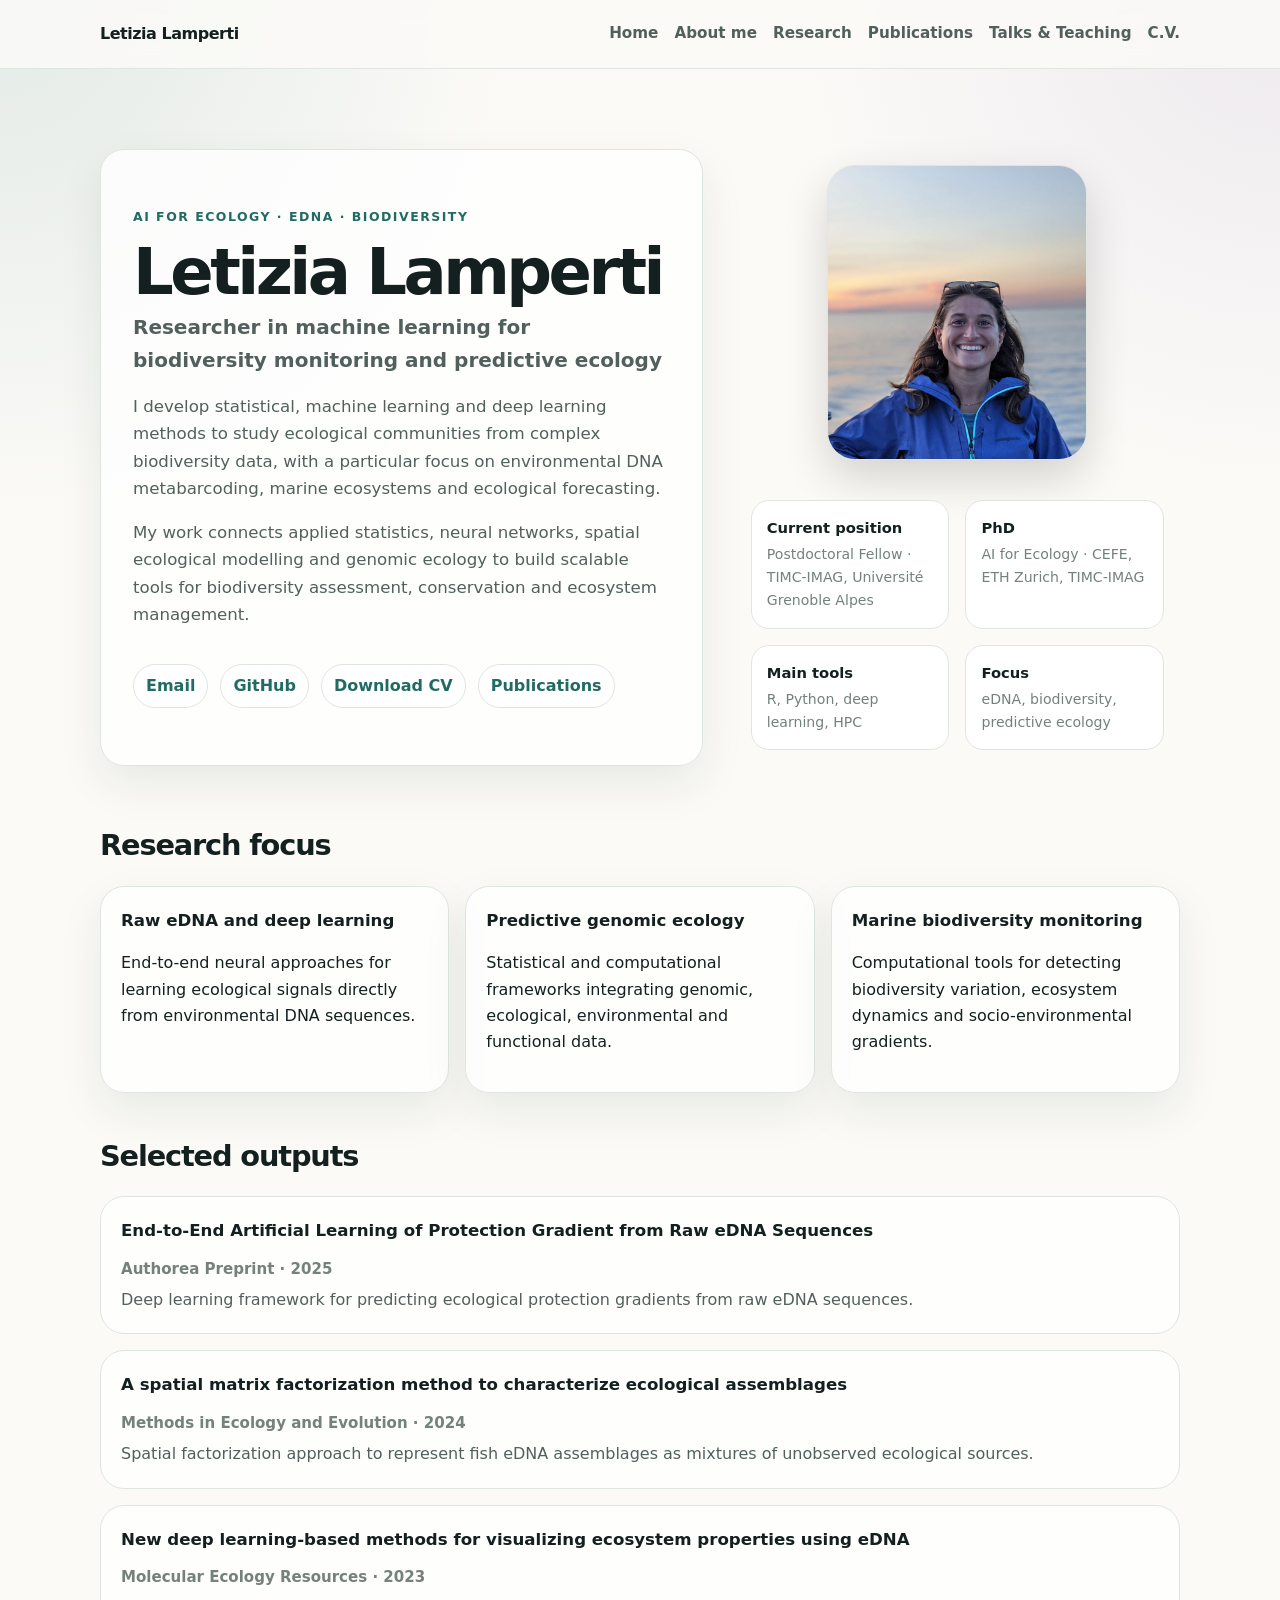
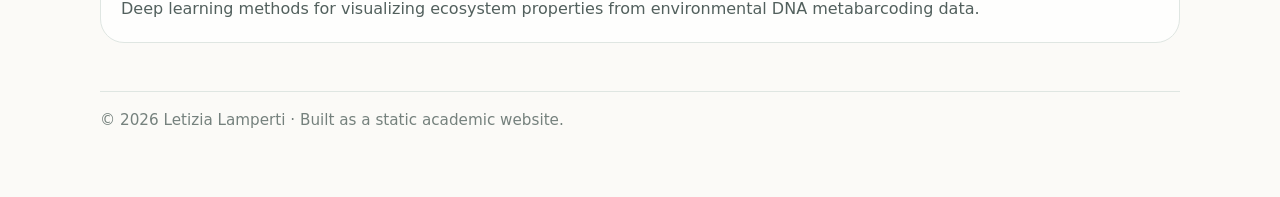
<file: index.html>
<!DOCTYPE html>
<html lang="en">
<head>
  <meta charset="UTF-8" />
  <meta name="viewport" content="width=device-width, initial-scale=1.0" />
  <title>Letizia Lamperti</title>
  <meta name="description" content="Letizia Lamperti — Machine learning and deep learning for biodiversity monitoring, eDNA metabarcoding and predictive ecology." />
  <link rel="manifest" href="site.webmanifest" />
  <link rel="stylesheet" href="styles.css" />
</head>
<body>
  <header>
    <div class="wrap nav">
      <a class="brand" href="./">Letizia Lamperti</a>
      <nav class="menu" aria-label="Main navigation">
        <a href="./">Home</a>
        <a href="about/">About me</a>
        <a href="research/">Research</a>
        <a href="publication/">Publications</a>
        <a href="outreach/">Talks & Teaching</a>
        <a href="cv/">C.V.</a>
      </nav>
    </div>
  </header>

  <main class="wrap">
    <section id="home" class="hero">
      <div class="hero-panel">
        <div class="kicker">AI for ecology · eDNA · biodiversity</div>
        <h1>Letizia Lamperti</h1>
        <p class="subtitle">Researcher in machine learning for biodiversity monitoring and predictive ecology</p>
        <p class="lead">
          I develop statistical, machine learning and deep learning methods to study ecological communities from complex biodiversity data, with a particular focus on environmental DNA metabarcoding, marine ecosystems and ecological forecasting.
        </p>
        <p class="lead">
          My work connects applied statistics, neural networks, spatial ecological modelling and genomic ecology to build scalable tools for biodiversity assessment, conservation and ecosystem management.
        </p>
        <ul class="socials">
          <li><a href="mailto:le.lamperti@gmail.com">Email</a></li>
          <li><a href="https://github.com/letizialamperti" target="_blank" rel="noopener noreferrer">GitHub</a></li>
          <li><a href="cv/CV_Lamperti_Letizia.pdf" target="_blank" rel="noopener noreferrer">Download CV</a></li>
          <li><a href="publication/">Publications</a></li>
        </ul>
      </div>

     <aside class="profile-card">
  <div class="portrait">
    <img src="img/foto_leti.png" alt="Portrait of Letizia Lamperti" class="portrait-img">
  </div>

  <div class="profile-facts">
    <div class="fact"><strong>Current position</strong><span>Postdoctoral Fellow · TIMC-IMAG, Université Grenoble Alpes</span></div>
    <div class="fact"><strong>PhD</strong><span>AI for Ecology · CEFE, ETH Zurich, TIMC-IMAG</span></div>
    <div class="fact"><strong>Main tools</strong><span>R, Python, deep learning, HPC</span></div>
    <div class="fact"><strong>Focus</strong><span>eDNA, biodiversity, predictive ecology</span></div>
  </div>
</aside>
</section>

    <section>
      <h2>Research focus</h2>
      <div class="grid-3">
        <div class="card">
          <h3>Raw eDNA and deep learning</h3>
          <p>End-to-end neural approaches for learning ecological signals directly from environmental DNA sequences.</p>
        </div>
        <div class="card">
          <h3>Predictive genomic ecology</h3>
          <p>Statistical and computational frameworks integrating genomic, ecological, environmental and functional data.</p>
        </div>
        <div class="card">
          <h3>Marine biodiversity monitoring</h3>
          <p>Computational tools for detecting biodiversity variation, ecosystem dynamics and socio-environmental gradients.</p>
        </div>
      </div>
    </section>

    <section>
      <h2>Selected outputs</h2>
      <div class="pub-grid">
        <article class="pub-card">
          <h3>End-to-End Artificial Learning of Protection Gradient from Raw eDNA Sequences</h3>
          <div class="pub-meta">Authorea Preprint · 2025</div>
          <p>Deep learning framework for predicting ecological protection gradients from raw eDNA sequences.</p>
        </article>
        <article class="pub-card">
          <h3>A spatial matrix factorization method to characterize ecological assemblages</h3>
          <div class="pub-meta">Methods in Ecology and Evolution · 2024</div>
          <p>Spatial factorization approach to represent fish eDNA assemblages as mixtures of unobserved ecological sources.</p>
        </article>
        <article class="pub-card">
          <h3>New deep learning-based methods for visualizing ecosystem properties using eDNA</h3>
          <div class="pub-meta">Molecular Ecology Resources · 2023</div>
          <p>Deep learning methods for visualizing ecosystem properties from environmental DNA metabarcoding data.</p>
        </article>
      </div>
    </section>

    <footer class="footer">© <span id="year"></span> Letizia Lamperti · Built as a static academic website.</footer>
  </main>
  <script src="js/main.js"></script>
</body>
</html>
</file>
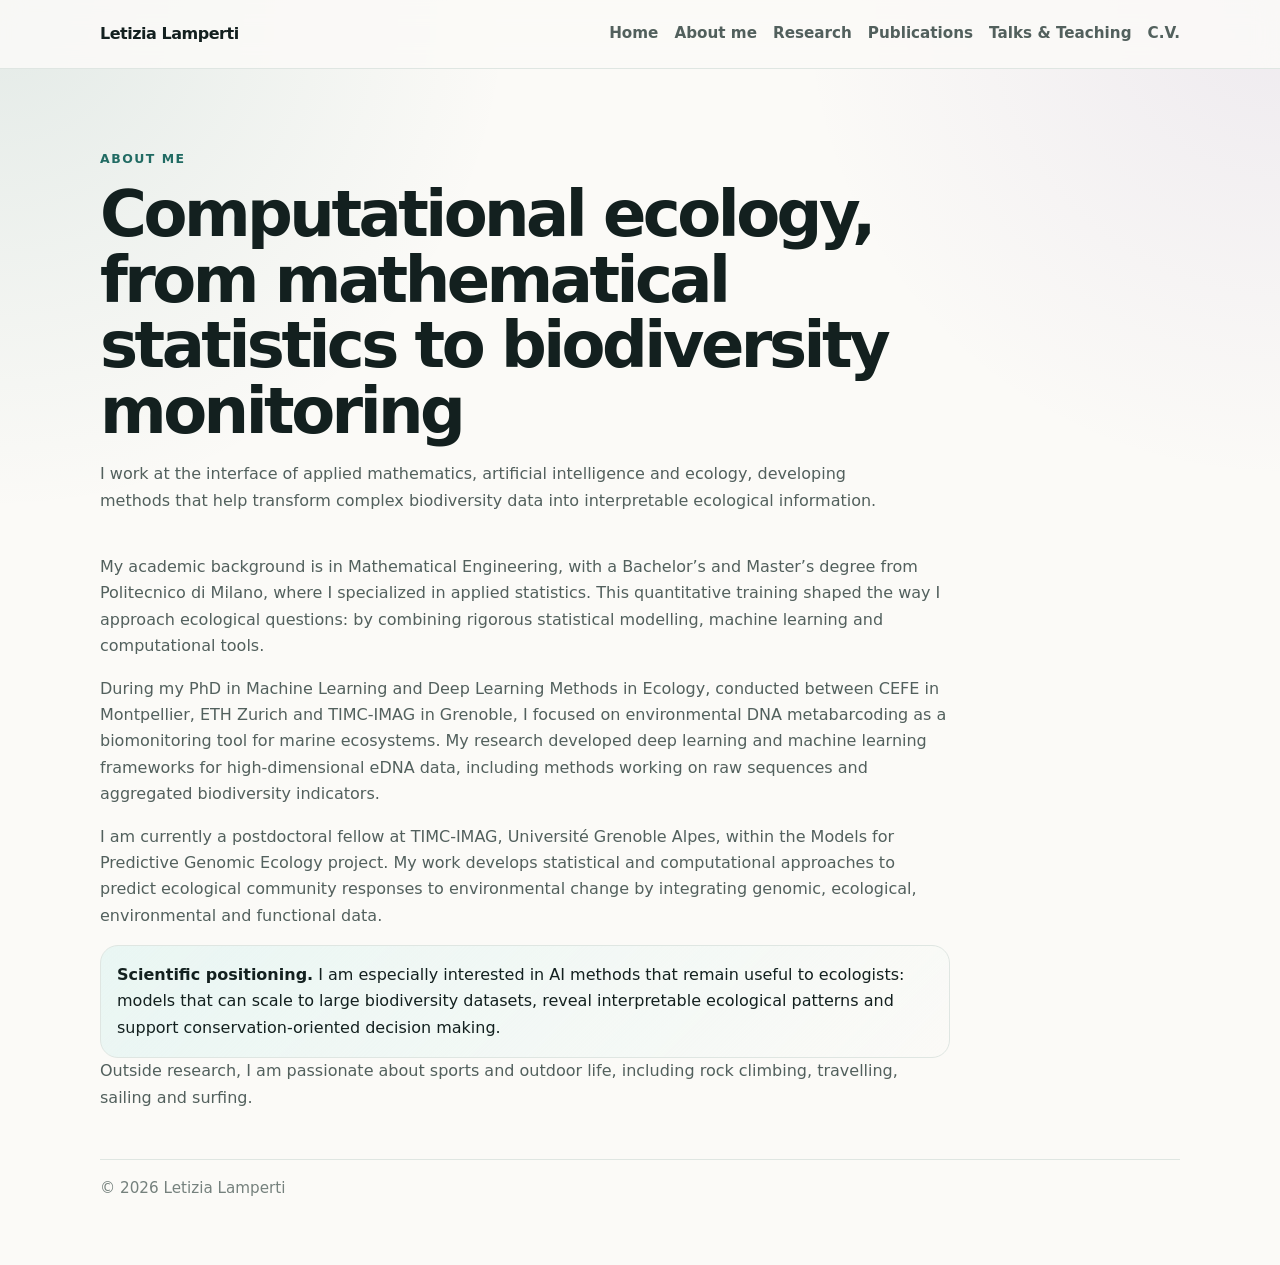
<file: about/index.html>
<!DOCTYPE html>
<html lang="en">
<head>
  <meta charset="UTF-8" />
  <meta name="viewport" content="width=device-width, initial-scale=1.0" />
  <title>About me · Letizia Lamperti</title>
  <link rel="stylesheet" href="../styles.css" />
</head>
<body>
<header><div class="wrap nav"><a class="brand" href="../">Letizia Lamperti</a><nav class="menu"><a href="../">Home</a><a href="./">About me</a><a href="../research/">Research</a><a href="../publication/">Publications</a><a href="../outreach/">Talks & Teaching</a><a href="../cv/">C.V.</a></nav></div></header>
<main class="wrap">
  <section class="page-hero">
    <div class="kicker">About me</div>
    <h1>Computational ecology, from mathematical statistics to biodiversity monitoring</h1>
    <p>I work at the interface of applied mathematics, artificial intelligence and ecology, developing methods that help transform complex biodiversity data into interpretable ecological information.</p>
  </section>
  <section class="about-copy">
    <p>My academic background is in Mathematical Engineering, with a Bachelor’s and Master’s degree from Politecnico di Milano, where I specialized in applied statistics. This quantitative training shaped the way I approach ecological questions: by combining rigorous statistical modelling, machine learning and computational tools.</p>
    <p>During my PhD in Machine Learning and Deep Learning Methods in Ecology, conducted between CEFE in Montpellier, ETH Zurich and TIMC-IMAG in Grenoble, I focused on environmental DNA metabarcoding as a biomonitoring tool for marine ecosystems. My research developed deep learning and machine learning frameworks for high-dimensional eDNA data, including methods working on raw sequences and aggregated biodiversity indicators.</p>
    <p>I am currently a postdoctoral fellow at TIMC-IMAG, Université Grenoble Alpes, within the Models for Predictive Genomic Ecology project. My work develops statistical and computational approaches to predict ecological community responses to environmental change by integrating genomic, ecological, environmental and functional data.</p>
    <div class="highlight">
      <strong>Scientific positioning.</strong> I am especially interested in AI methods that remain useful to ecologists: models that can scale to large biodiversity datasets, reveal interpretable ecological patterns and support conservation-oriented decision making.
    </div>
    <p>Outside research, I am passionate about sports and outdoor life, including rock climbing, travelling, sailing and surfing.</p>
  </section>
  <footer class="footer">© <span id="year"></span> Letizia Lamperti</footer>
</main>
<script src="../js/main.js"></script>
</body>
</html>
</file>
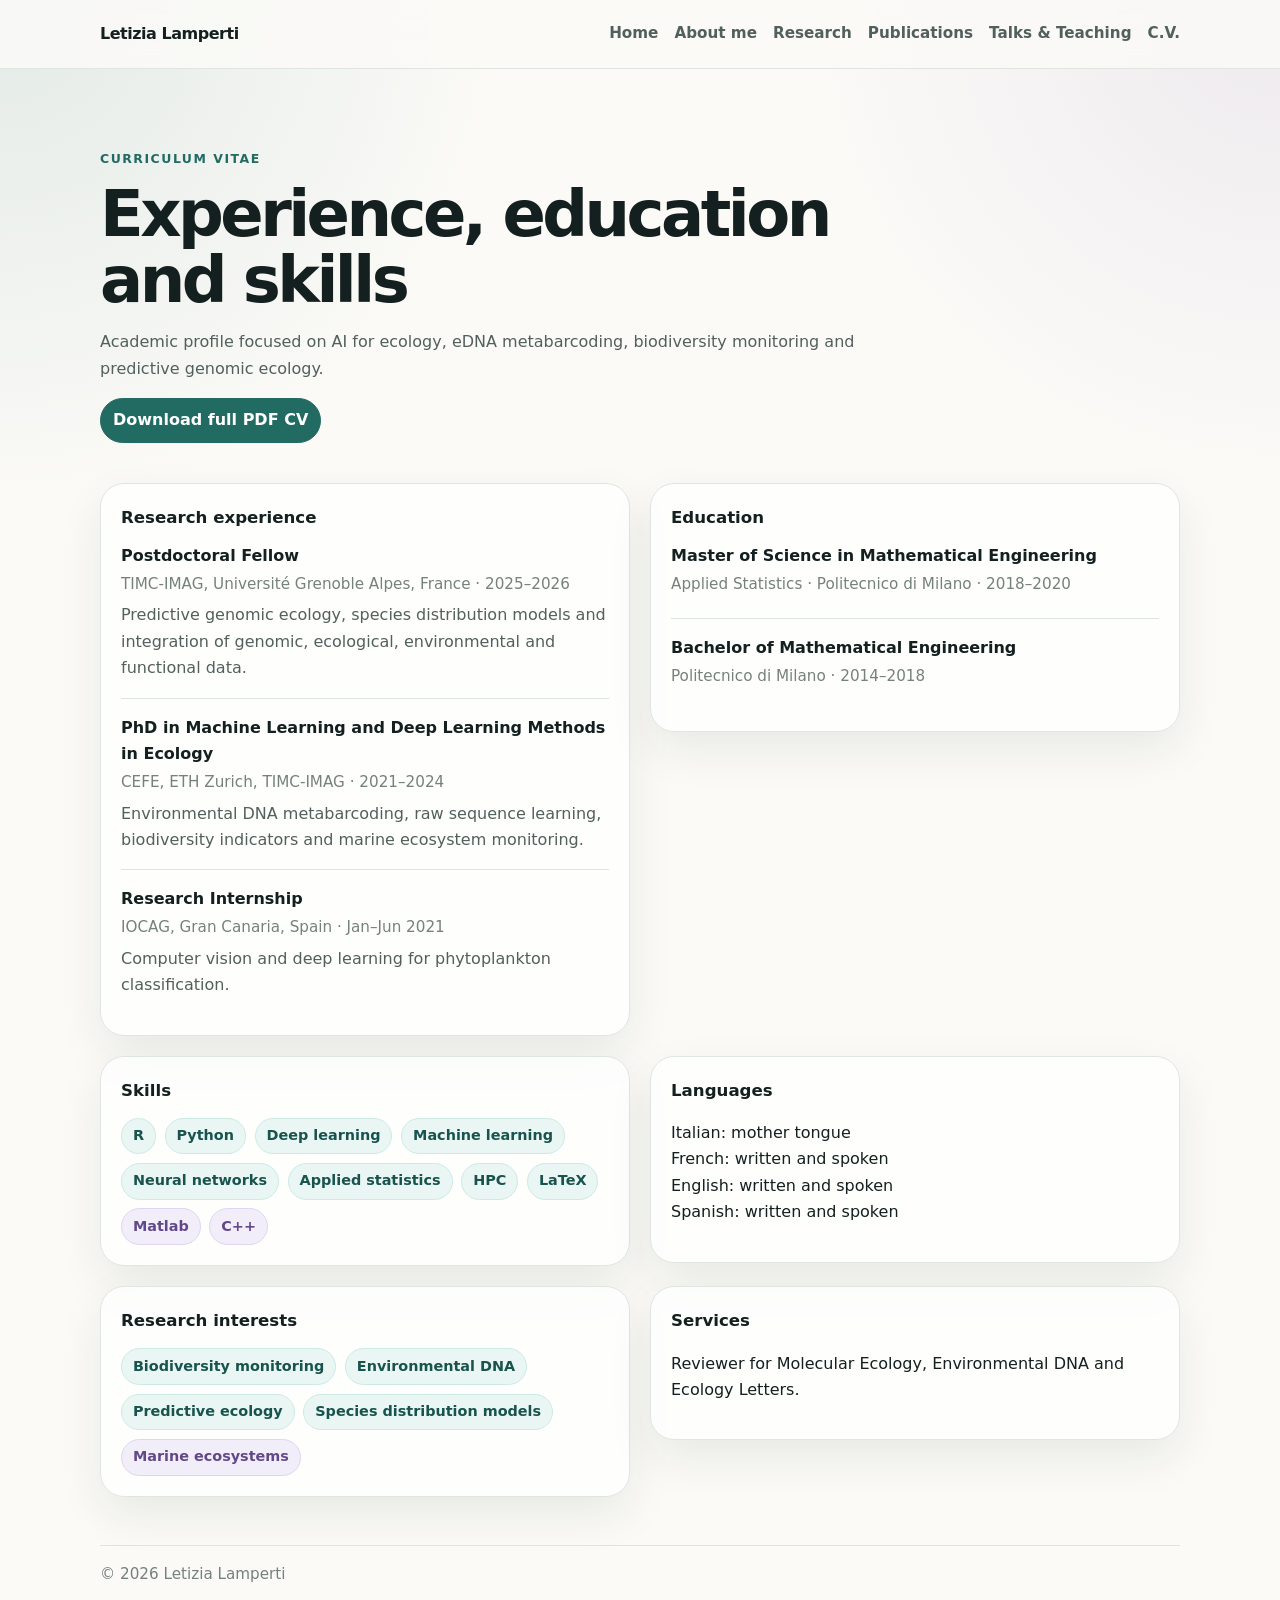
<file: cv/index.html>
<!DOCTYPE html>
<html lang="en">
<head>
  <meta charset="UTF-8" />
  <meta name="viewport" content="width=device-width, initial-scale=1.0" />
  <title>C.V. · Letizia Lamperti</title>
  <link rel="stylesheet" href="../styles.css" />
</head>
<body>
<header><div class="wrap nav"><a class="brand" href="../">Letizia Lamperti</a><nav class="menu"><a href="../">Home</a><a href="../about/">About me</a><a href="../research/">Research</a><a href="../publication/">Publications</a><a href="../outreach/">Talks & Teaching</a><a href="./">C.V.</a></nav></div></header>
<main class="wrap">
  <section class="page-hero">
    <div class="kicker">Curriculum vitae</div>
    <h1>Experience, education and skills</h1>
    <p>Academic profile focused on AI for ecology, eDNA metabarcoding, biodiversity monitoring and predictive genomic ecology.</p>
    <p><a class="button-link primary" href="CV_Lamperti_Letizia.pdf" target="_blank" rel="noopener noreferrer">Download full PDF CV</a></p>
  </section>
  <section class="cv-grid">
    <div class="card timeline">
      <h3>Research experience</h3>
      <div class="entry"><div class="entry-title">Postdoctoral Fellow</div><div class="entry-meta">TIMC-IMAG, Université Grenoble Alpes, France · 2025–2026</div><p>Predictive genomic ecology, species distribution models and integration of genomic, ecological, environmental and functional data.</p></div>
      <div class="entry"><div class="entry-title">PhD in Machine Learning and Deep Learning Methods in Ecology</div><div class="entry-meta">CEFE, ETH Zurich, TIMC-IMAG · 2021–2024</div><p>Environmental DNA metabarcoding, raw sequence learning, biodiversity indicators and marine ecosystem monitoring.</p></div>
      <div class="entry"><div class="entry-title">Research Internship</div><div class="entry-meta">IOCAG, Gran Canaria, Spain · Jan–Jun 2021</div><p>Computer vision and deep learning for phytoplankton classification.</p></div>
    </div>
    <div class="card timeline">
      <h3>Education</h3>
      <div class="entry"><div class="entry-title">Master of Science in Mathematical Engineering</div><div class="entry-meta">Applied Statistics · Politecnico di Milano · 2018–2020</div></div>
      <div class="entry"><div class="entry-title">Bachelor of Mathematical Engineering</div><div class="entry-meta">Politecnico di Milano · 2014–2018</div></div>
    </div>
    <div class="card">
      <h3>Skills</h3>
      <div class="pill-row"><span class="pill">R</span><span class="pill">Python</span><span class="pill">Deep learning</span><span class="pill">Machine learning</span><span class="pill">Neural networks</span><span class="pill">Applied statistics</span><span class="pill">HPC</span><span class="pill">LaTeX</span><span class="pill alt">Matlab</span><span class="pill alt">C++</span></div>
    </div>
    <div class="card">
      <h3>Languages</h3>
      <p>Italian: mother tongue<br>French: written and spoken<br>English: written and spoken<br>Spanish: written and spoken</p>
    </div>
    <div class="card">
      <h3>Research interests</h3>
      <div class="pill-row"><span class="pill">Biodiversity monitoring</span><span class="pill">Environmental DNA</span><span class="pill">Predictive ecology</span><span class="pill">Species distribution models</span><span class="pill alt">Marine ecosystems</span></div>
    </div>
    <div class="card">
      <h3>Services</h3>
      <p>Reviewer for Molecular Ecology, Environmental DNA and Ecology Letters.</p>
    </div>
  </section>
  <footer class="footer">© <span id="year"></span> Letizia Lamperti</footer>
</main>
<script src="../js/main.js"></script>
</body>
</html>
</file>
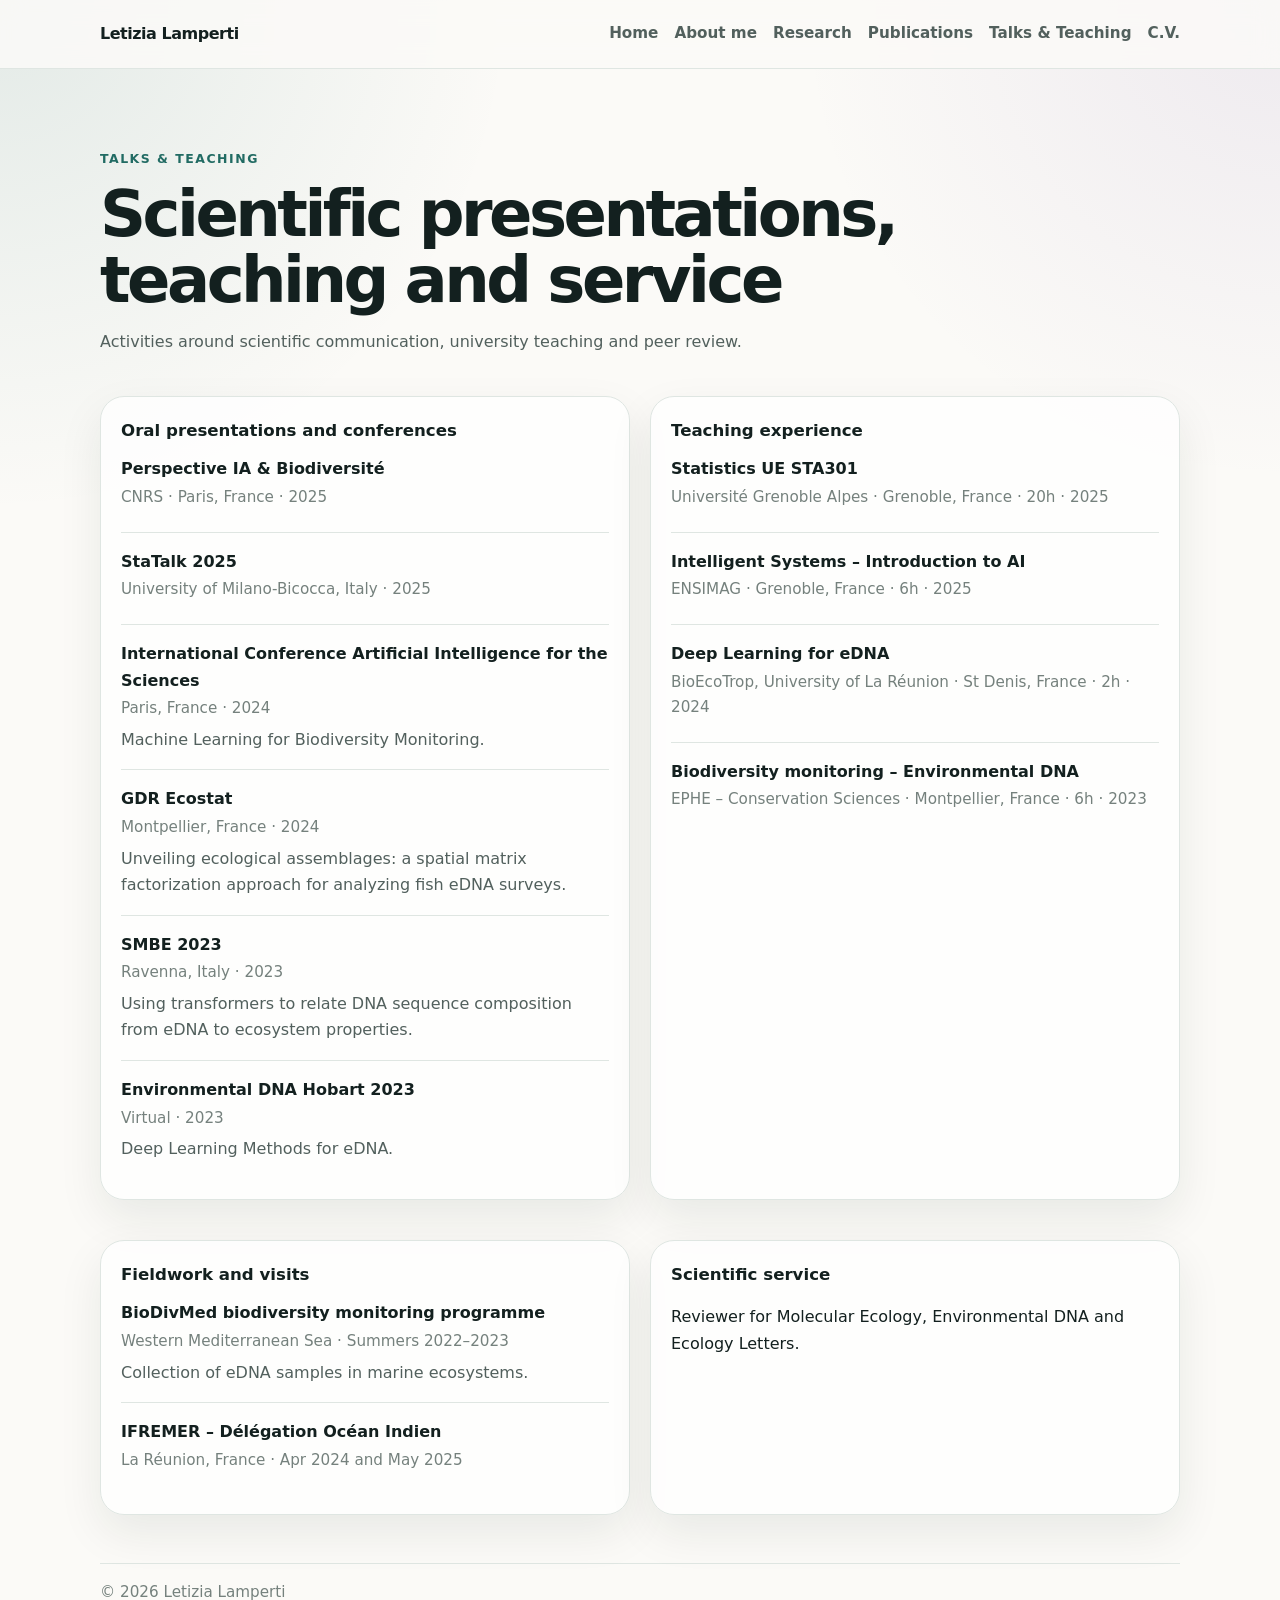
<file: outreach/index.html>
<!DOCTYPE html>
<html lang="en">
<head>
  <meta charset="UTF-8" />
  <meta name="viewport" content="width=device-width, initial-scale=1.0" />
  <title>Talks & Teaching · Letizia Lamperti</title>
  <link rel="stylesheet" href="../styles.css" />
</head>
<body>
<header><div class="wrap nav"><a class="brand" href="../">Letizia Lamperti</a><nav class="menu"><a href="../">Home</a><a href="../about/">About me</a><a href="../research/">Research</a><a href="../publication/">Publications</a><a href="./">Talks & Teaching</a><a href="../cv/">C.V.</a></nav></div></header>
<main class="wrap">
  <section class="page-hero">
    <div class="kicker">Talks & Teaching</div>
    <h1>Scientific presentations, teaching and service</h1>
    <p>Activities around scientific communication, university teaching and peer review.</p>
  </section>
  <section class="grid-2">
    <div class="card timeline">
      <h3>Oral presentations and conferences</h3>
      <div class="entry"><div class="entry-title">Perspective IA & Biodiversité</div><div class="entry-meta">CNRS · Paris, France · 2025</div></div>
      <div class="entry"><div class="entry-title">StaTalk 2025</div><div class="entry-meta">University of Milano-Bicocca, Italy · 2025</div></div>
      <div class="entry"><div class="entry-title">International Conference Artificial Intelligence for the Sciences</div><div class="entry-meta">Paris, France · 2024</div><p>Machine Learning for Biodiversity Monitoring.</p></div>
      <div class="entry"><div class="entry-title">GDR Ecostat</div><div class="entry-meta">Montpellier, France · 2024</div><p>Unveiling ecological assemblages: a spatial matrix factorization approach for analyzing fish eDNA surveys.</p></div>
      <div class="entry"><div class="entry-title">SMBE 2023</div><div class="entry-meta">Ravenna, Italy · 2023</div><p>Using transformers to relate DNA sequence composition from eDNA to ecosystem properties.</p></div>
      <div class="entry"><div class="entry-title">Environmental DNA Hobart 2023</div><div class="entry-meta">Virtual · 2023</div><p>Deep Learning Methods for eDNA.</p></div>
    </div>
    <div class="card timeline">
      <h3>Teaching experience</h3>
      <div class="entry"><div class="entry-title">Statistics UE STA301</div><div class="entry-meta">Université Grenoble Alpes · Grenoble, France · 20h · 2025</div></div>
      <div class="entry"><div class="entry-title">Intelligent Systems – Introduction to AI</div><div class="entry-meta">ENSIMAG · Grenoble, France · 6h · 2025</div></div>
      <div class="entry"><div class="entry-title">Deep Learning for eDNA</div><div class="entry-meta">BioEcoTrop, University of La Réunion · St Denis, France · 2h · 2024</div></div>
      <div class="entry"><div class="entry-title">Biodiversity monitoring – Environmental DNA</div><div class="entry-meta">EPHE – Conservation Sciences · Montpellier, France · 6h · 2023</div></div>
    </div>
  </section>
  <section class="grid-2">
    <div class="card">
      <h3>Fieldwork and visits</h3>
      <div class="entry"><div class="entry-title">BioDivMed biodiversity monitoring programme</div><div class="entry-meta">Western Mediterranean Sea · Summers 2022–2023</div><p>Collection of eDNA samples in marine ecosystems.</p></div>
      <div class="entry"><div class="entry-title">IFREMER – Délégation Océan Indien</div><div class="entry-meta">La Réunion, France · Apr 2024 and May 2025</div></div>
    </div>
    <div class="card">
      <h3>Scientific service</h3>
      <p>Reviewer for Molecular Ecology, Environmental DNA and Ecology Letters.</p>
    </div>
  </section>
  <footer class="footer">© <span id="year"></span> Letizia Lamperti</footer>
</main>
<script src="../js/main.js"></script>
</body>
</html>
</file>
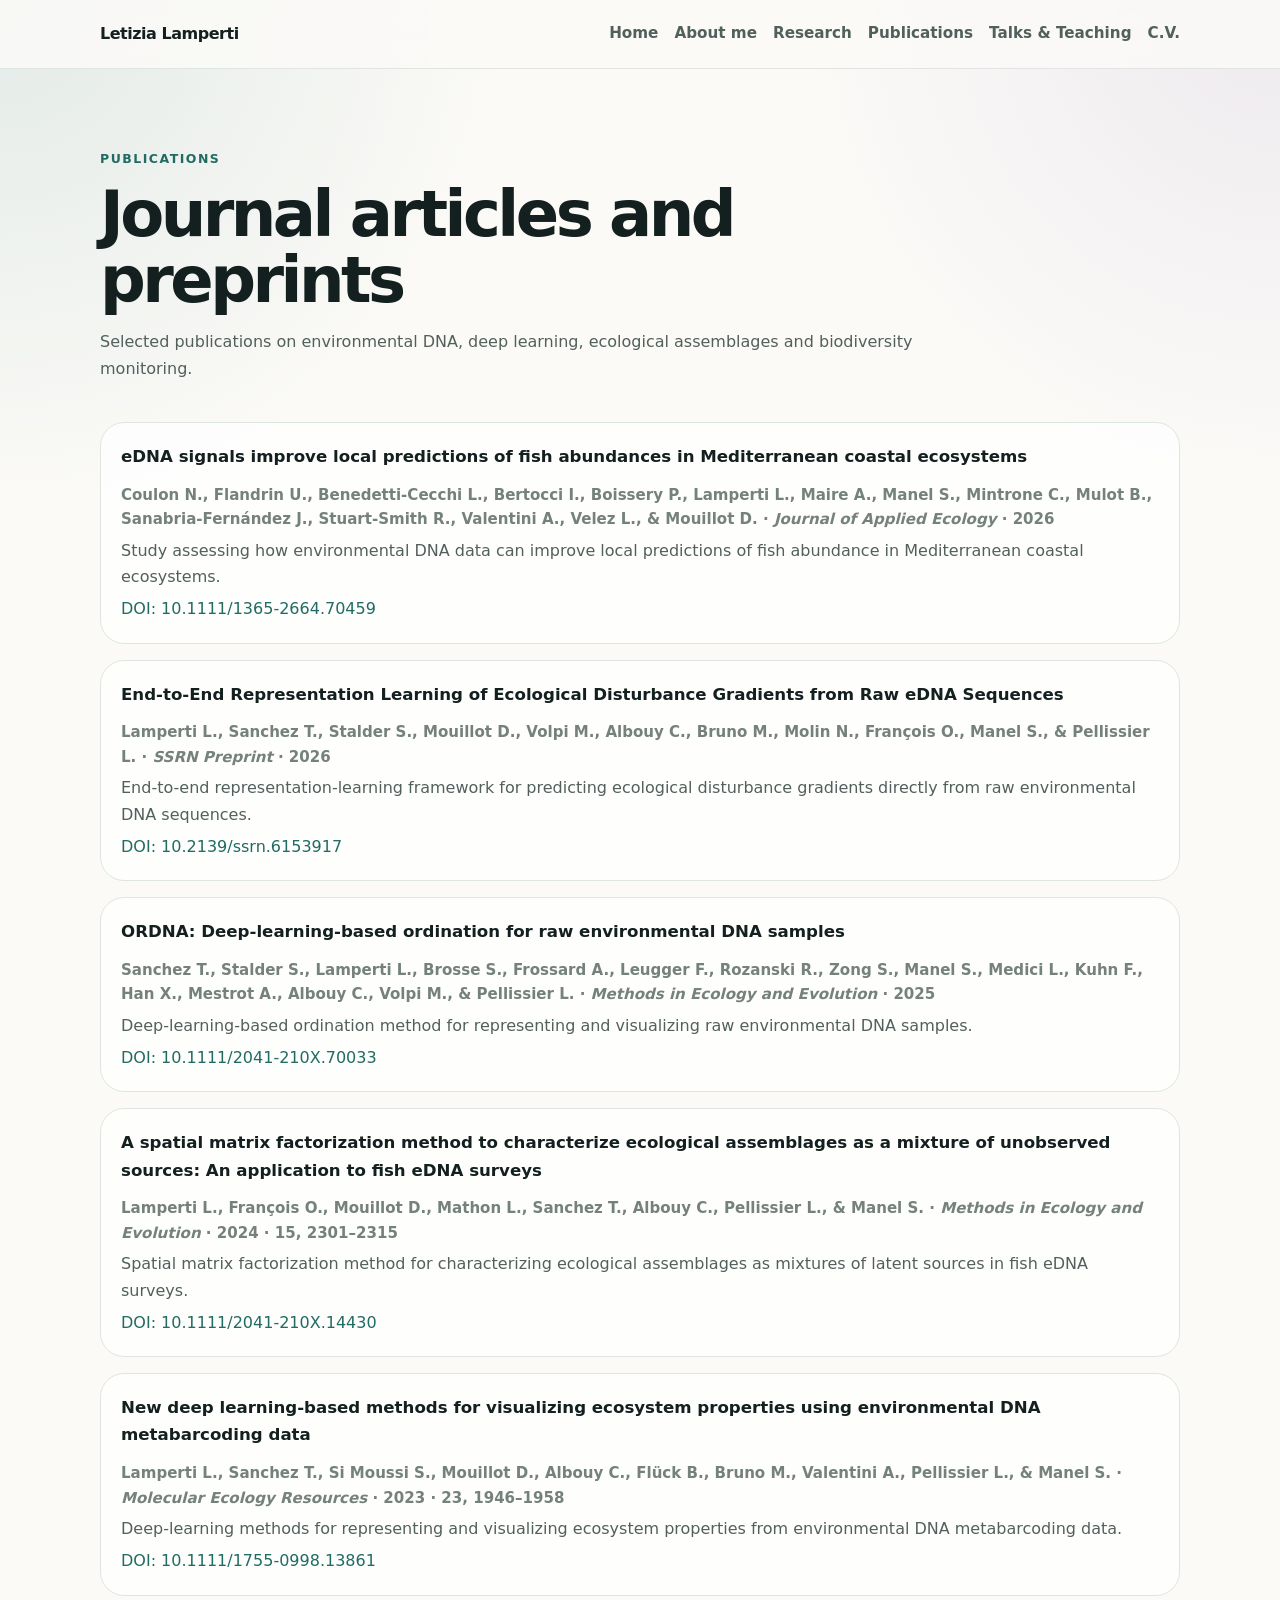
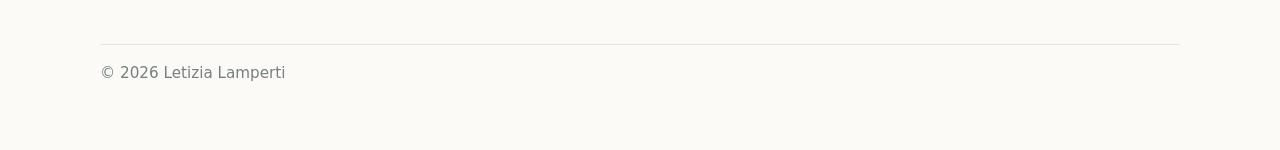
<file: publication/index.html>
<!DOCTYPE html>
<html lang="en">
<head>
  <meta charset="UTF-8" />
  <meta name="viewport" content="width=device-width, initial-scale=1.0" />
  <title>Publications · Letizia Lamperti</title>
  <link rel="stylesheet" href="../styles.css" />
</head>

<body>
<header>
  <div class="wrap nav">
    <a class="brand" href="../">Letizia Lamperti</a>

    <nav class="menu">
      <a href="../">Home</a>
      <a href="../about/">About me</a>
      <a href="../research/">Research</a>
      <a href="./">Publications</a>
      <a href="../outreach/">Talks & Teaching</a>
      <a href="../cv/">C.V.</a>
    </nav>
  </div>
</header>

<main class="wrap">

  <section class="page-hero">
    <div class="kicker">Publications</div>
    <h1>Journal articles and preprints</h1>
    <p>
      Selected publications on environmental DNA, deep learning,
      ecological assemblages and biodiversity monitoring.
    </p>
  </section>

  <section class="pub-grid">

    <article class="pub-card">
      <h3>
        eDNA signals improve local predictions of fish abundances in
        Mediterranean coastal ecosystems
      </h3>

      <div class="pub-meta">
        Coulon N., Flandrin U., Benedetti-Cecchi L., Bertocci I.,
        Boissery P., <strong>Lamperti L.</strong>, Maire A., Manel S.,
        Mintrone C., Mulot B., Sanabria-Fernández J., Stuart-Smith R.,
        Valentini A., Velez L., &amp; Mouillot D. ·
        <em>Journal of Applied Ecology</em> · 2026
      </div>

      <p>
        Study assessing how environmental DNA data can improve local
        predictions of fish abundance in Mediterranean coastal ecosystems.
      </p>

      <p>
        <a
          href="https://doi.org/10.1111/1365-2664.70459"
          target="_blank"
          rel="noopener noreferrer"
        >
          DOI: 10.1111/1365-2664.70459
        </a>
      </p>
    </article>

    <article class="pub-card">
      <h3>
        End-to-End Representation Learning of Ecological Disturbance
        Gradients from Raw eDNA Sequences
      </h3>

      <div class="pub-meta">
        <strong>Lamperti L.</strong>, Sanchez T., Stalder S., Mouillot D.,
        Volpi M., Albouy C., Bruno M., Molin N., François O., Manel S.,
        &amp; Pellissier L. · <em>SSRN Preprint</em> · 2026
      </div>

      <p>
        End-to-end representation-learning framework for predicting
        ecological disturbance gradients directly from raw environmental
        DNA sequences.
      </p>

      <p>
        <a
          href="https://doi.org/10.2139/ssrn.6153917"
          target="_blank"
          rel="noopener noreferrer"
        >
          DOI: 10.2139/ssrn.6153917
        </a>
      </p>
    </article>

    <article class="pub-card">
      <h3>
        ORDNA: Deep-learning-based ordination for raw environmental DNA
        samples
      </h3>

      <div class="pub-meta">
        Sanchez T., Stalder S., <strong>Lamperti L.</strong>, Brosse S.,
        Frossard A., Leugger F., Rozanski R., Zong S., Manel S.,
        Medici L., Kuhn F., Han X., Mestrot A., Albouy C., Volpi M.,
        &amp; Pellissier L. ·
        <em>Methods in Ecology and Evolution</em> · 2025
      </div>

      <p>
        Deep-learning-based ordination method for representing and
        visualizing raw environmental DNA samples.
      </p>

      <p>
        <a
          href="https://doi.org/10.1111/2041-210X.70033"
          target="_blank"
          rel="noopener noreferrer"
        >
          DOI: 10.1111/2041-210X.70033
        </a>
      </p>
    </article>

    <article class="pub-card">
      <h3>
        A spatial matrix factorization method to characterize ecological
        assemblages as a mixture of unobserved sources: An application to
        fish eDNA surveys
      </h3>

      <div class="pub-meta">
        <strong>Lamperti L.</strong>, François O., Mouillot D., Mathon L.,
        Sanchez T., Albouy C., Pellissier L., &amp; Manel S. ·
        <em>Methods in Ecology and Evolution</em> · 2024 ·
        15, 2301–2315
      </div>

      <p>
        Spatial matrix factorization method for characterizing ecological
        assemblages as mixtures of latent sources in fish eDNA surveys.
      </p>

      <p>
        <a
          href="https://doi.org/10.1111/2041-210X.14430"
          target="_blank"
          rel="noopener noreferrer"
        >
          DOI: 10.1111/2041-210X.14430
        </a>
      </p>
    </article>

    <article class="pub-card">
      <h3>
        New deep learning-based methods for visualizing ecosystem
        properties using environmental DNA metabarcoding data
      </h3>

      <div class="pub-meta">
        <strong>Lamperti L.</strong>, Sanchez T., Si Moussi S.,
        Mouillot D., Albouy C., Flück B., Bruno M., Valentini A.,
        Pellissier L., &amp; Manel S. ·
        <em>Molecular Ecology Resources</em> · 2023 ·
        23, 1946–1958
      </div>

      <p>
        Deep-learning methods for representing and visualizing ecosystem
        properties from environmental DNA metabarcoding data.
      </p>

      <p>
        <a
          href="https://doi.org/10.1111/1755-0998.13861"
          target="_blank"
          rel="noopener noreferrer"
        >
          DOI: 10.1111/1755-0998.13861
        </a>
      </p>
    </article>

  </section>

  <footer class="footer">
    © <span id="year"></span> Letizia Lamperti
  </footer>

</main>

<script src="../js/main.js"></script>
</body>
</html>
</file>
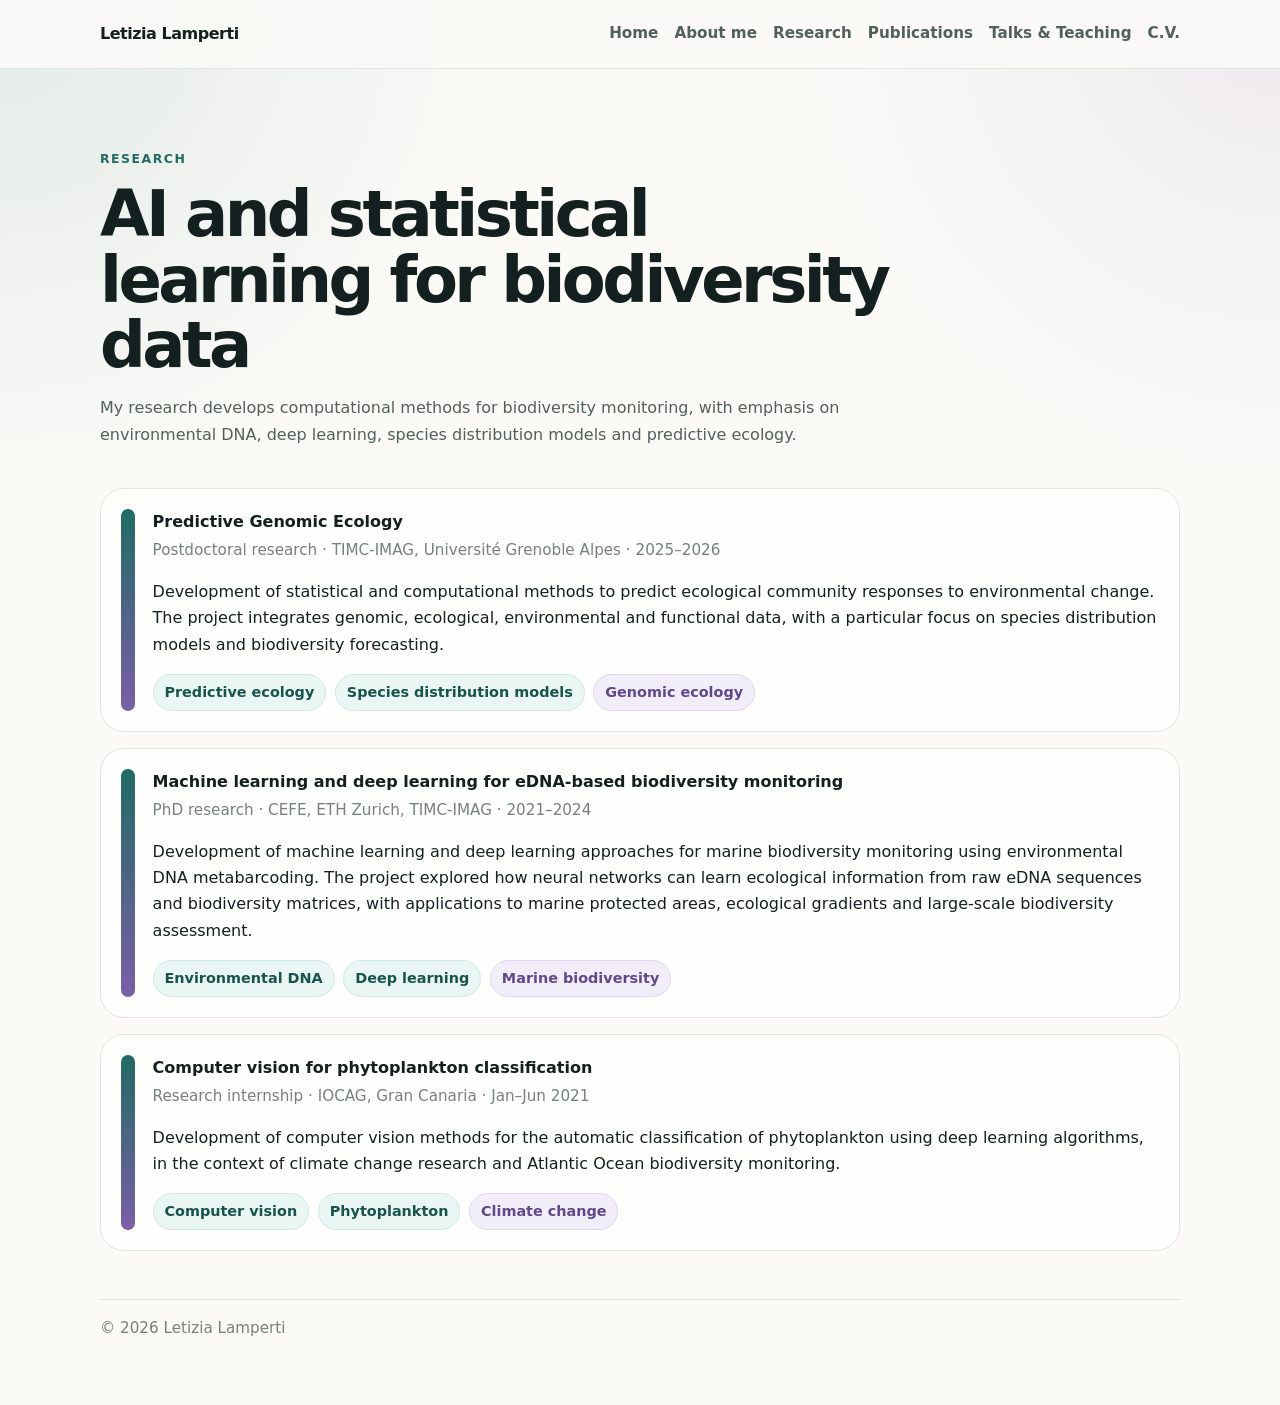
<file: research/index.html>
<!DOCTYPE html>

<html lang="en">

<head>

  <meta charset="UTF-8" />

  <meta name="viewport" content="width=device-width, initial-scale=1.0" />

  <title>Research · Letizia Lamperti</title>

  <link rel="stylesheet" href="../styles.css" />

</head>

<body>

<header>
  <div class="wrap nav">
    <a class="brand" href="../">Letizia Lamperti</a>
    <nav class="menu">
      <a href="../">Home</a>
      <a href="../about/">About me</a>
      <a href="./">Research</a>
      <a href="../publication/">Publications</a>
      <a href="../outreach/">Talks & Teaching</a>
      <a href="../cv/">C.V.</a>
    </nav>
  </div>
</header>

<main class="wrap">

  <section class="page-hero">

    <div class="kicker">Research</div>

    <h1>AI and statistical learning for biodiversity data</h1>

    <p>My research develops computational methods for biodiversity monitoring, with emphasis on environmental DNA, deep learning, species distribution models and predictive ecology.</p>

  </section>

  <section class="project-list">

    <article class="project-entry">

      <div class="project-line"></div>

      <div>

        <div class="entry-title">Predictive Genomic Ecology</div>

        <div class="entry-meta">Postdoctoral research · TIMC-IMAG, Université Grenoble Alpes · 2025–2026</div>

        <p>Development of statistical and computational methods to predict ecological community responses to environmental change. The project integrates genomic, ecological, environmental and functional data, with a particular focus on species distribution models and biodiversity forecasting.</p>

        <div class="pill-row">
          <span class="pill">Predictive ecology</span>
          <span class="pill">Species distribution models</span>
          <span class="pill alt">Genomic ecology</span>
        </div>

      </div>

    </article>

    <article class="project-entry">

      <div class="project-line"></div>

      <div>

        <div class="entry-title">Machine learning and deep learning for eDNA-based biodiversity monitoring</div>

        <div class="entry-meta">PhD research · CEFE, ETH Zurich, TIMC-IMAG · 2021–2024</div>

        <p>Development of machine learning and deep learning approaches for marine biodiversity monitoring using environmental DNA metabarcoding. The project explored how neural networks can learn ecological information from raw eDNA sequences and biodiversity matrices, with applications to marine protected areas, ecological gradients and large-scale biodiversity assessment.</p>

        <div class="pill-row">
          <span class="pill">Environmental DNA</span>
          <span class="pill">Deep learning</span>
          <span class="pill alt">Marine biodiversity</span>
        </div>

      </div>

    </article>

    <article class="project-entry">

      <div class="project-line"></div>

      <div>

        <div class="entry-title">Computer vision for phytoplankton classification</div>

        <div class="entry-meta">Research internship · IOCAG, Gran Canaria · Jan–Jun 2021</div>

        <p>Development of computer vision methods for the automatic classification of phytoplankton using deep learning algorithms, in the context of climate change research and Atlantic Ocean biodiversity monitoring.</p>

        <div class="pill-row">
          <span class="pill">Computer vision</span>
          <span class="pill">Phytoplankton</span>
          <span class="pill alt">Climate change</span>
        </div>

      </div>

    </article>

  </section>

  <footer class="footer">© <span id="year"></span> Letizia Lamperti</footer>

</main>

<script src="../js/main.js"></script>

</body>

</html>
</file>
<file: styles.css>
:root {
  --bg: #fbfaf7;
  --paper: #ffffff;
  --text: #13201f;
  --muted: #52605d;
  --light: #75817d;
  --border: #dfe6e2;
  --accent: #216b63;
  --accent-2: #7b5ea7;
  --accent-soft: #e9f6f3;
  --accent-soft-2: #f2eef9;
  --shadow: 0 18px 45px rgba(19, 32, 31, 0.08);
  --max: 1080px;
}
* { box-sizing: border-box; }
html { scroll-behavior: smooth; }
body {
  margin: 0;
  font-family: Inter, ui-sans-serif, system-ui, -apple-system, BlinkMacSystemFont, "Segoe UI", Roboto, Helvetica, Arial, sans-serif;
  background:
    radial-gradient(circle at top left, rgba(33, 107, 99, 0.11), transparent 32rem),
    radial-gradient(circle at top right, rgba(123, 94, 167, 0.10), transparent 30rem),
    var(--bg);
  color: var(--text);
  line-height: 1.65;
}
a { color: var(--accent); text-decoration: none; }
a:hover { text-decoration: underline; }
.wrap { width: min(calc(100% - 2rem), var(--max)); margin: 0 auto; }
header {
  position: sticky;
  top: 0;
  z-index: 20;
  background: rgba(251, 250, 247, 0.88);
  border-bottom: 1px solid var(--border);
  backdrop-filter: blur(12px);
}
.nav { display:flex; align-items:center; justify-content:space-between; gap:1rem; min-height:68px; }
.brand { font-weight:800; letter-spacing:-0.03em; color:var(--text); }
.menu { display:flex; gap:1rem; flex-wrap:wrap; font-size:0.95rem; }
.menu a { color: var(--muted); font-weight: 600; }
.menu a:hover, .menu a.active { color: var(--accent); text-decoration: none; }
main { padding: 2.5rem 0 4rem; }
.hero {
  display:grid;
  grid-template-columns: 1.15fr 0.85fr;
  gap:2rem;
  align-items:stretch;
  margin-bottom:2.5rem;
}
h1 { margin:0 0 .35rem; font-size:clamp(2.35rem, 5vw, 4.25rem); line-height:1.03; letter-spacing:-0.055em; }
.subtitle { font-size:1.25rem; color:var(--muted); margin:0 0 1rem; font-weight:700; }
.lead { font-size:1.04rem; color:var(--muted); margin:0 0 1rem; }
.kicker { color: var(--accent); text-transform: uppercase; font-size: .78rem; font-weight: 800; letter-spacing: .12em; margin-bottom: .75rem; }
.hero-panel, .card, .pub-card, .project-entry, .link-card {
  border: 1px solid var(--border);
  border-radius: 24px;
  background: rgba(255,255,255,.78);
  box-shadow: var(--shadow);
}
.hero-panel { padding: 2rem; display:flex; flex-direction:column; justify-content:center; }
.socials { display:flex; flex-wrap:wrap; gap:.75rem; padding:0; margin:1.2rem 0 0; list-style:none; }
.socials a, .button-link { display:inline-flex; align-items:center; gap:.35rem; padding:.5rem .75rem; border:1px solid var(--border); border-radius:999px; background:var(--paper); font-weight:700; }
.button-link.primary { background: var(--accent); color: white; border-color: var(--accent); }
.profile-card { padding: 1rem; display:flex; flex-direction:column; gap:1rem; }
.portrait {
  min-height: 295px;
  border-radius: 20px;
  background: linear-gradient(145deg, var(--accent-soft), var(--accent-soft-2));
  display:grid;
  place-items:center;
  border:1px solid var(--border);
  overflow:hidden;
}
.initials {
  width: 150px; height: 150px; border-radius: 50%;
  display:grid; place-items:center;
  background: rgba(255,255,255,.68);
  border:1px solid rgba(255,255,255,.9);
  color: var(--accent); font-size: 3.3rem; font-weight: 900; letter-spacing:-.08em;
}
.profile-facts { display:grid; grid-template-columns:1fr 1fr; gap:1rem; }
.fact { padding:.95rem; border-radius:18px; background:var(--paper); border:1px solid var(--border); }
.fact strong { display:block; font-size:.92rem; }
.fact span { display:block; color:var(--light); font-size:.88rem; margin-top:.15rem; }
section { padding-top:1rem; margin-top:1.5rem; }
section h2 { font-size:1.8rem; margin:0 0 1rem; letter-spacing:-0.04em; }
.page-hero { margin-bottom: 1.2rem; max-width: 820px; }
.page-hero h1 { margin-bottom: .65rem; }
.page-hero p { color: var(--muted); }
.grid-2 { display:grid; grid-template-columns:1fr 1fr; gap:1.25rem; }
.grid-3 { display:grid; grid-template-columns:repeat(3, 1fr); gap:1rem; }
.card, .pub-card, .link-card { padding:1.25rem; }
.card h3, .pub-card h3, .link-card h3 { margin:0 0 .75rem; font-size:1.04rem; }
.entry { padding:1rem 0; border-top:1px solid var(--border); }
.entry:first-of-type { border-top:0; padding-top:0; }
.entry-title { font-weight:800; margin-bottom:.15rem; }
.entry-meta { color:var(--light); font-size:.95rem; margin-bottom:.35rem; }
.entry p, .pub-card p { margin:.35rem 0 0; color:var(--muted); }
.pill-row { display:flex; flex-wrap:wrap; gap:.55rem; margin-top:.85rem; }
.pill { display:inline-block; padding:.34rem .68rem; border-radius:999px; background:var(--accent-soft); border:1px solid #ccebe5; color:#18534d; font-size:.9rem; font-weight:650; }
.pill.alt { background:var(--accent-soft-2); border-color:#e0d5ef; color:#624889; }
.project-list { display:grid; gap:1rem; }
.project-entry { display:grid; grid-template-columns: 14px 1fr; gap:1.1rem; padding:1.25rem; box-shadow:none; }
.project-line { width: 100%; border-radius: 999px; background: linear-gradient(180deg, var(--accent), var(--accent-2)); }
.pub-grid { display:grid; gap:1rem; }
.pub-card { box-shadow:none; }
.pub-meta { color:var(--light); font-size:.94rem; font-weight:650; }
.footer { margin-top:3rem; padding-top:1rem; border-top:1px solid var(--border); color:var(--light); font-size:.95rem; }
.small-note { color:var(--light); font-size:.92rem; }
.cv-grid { display:grid; grid-template-columns: 1fr 1fr; gap:1.25rem; align-items:start; }
.timeline .entry { position:relative; }
.about-copy { max-width: 850px; }
.about-copy p { margin: 0 0 1rem; color: var(--muted); }
.highlight { padding:1rem; border-radius:18px; background:linear-gradient(135deg, var(--accent-soft), transparent); border:1px solid var(--border); }
@media (max-width: 900px) {
  .hero, .grid-2, .grid-3, .cv-grid { grid-template-columns:1fr; }
  .nav { align-items:flex-start; padding:.9rem 0; flex-direction:column; }
  .profile-facts { grid-template-columns:1fr; }
}
@media (max-width: 560px) {
  .menu { gap:.65rem; font-size:.9rem; }
  .hero-panel { padding:1.25rem; }
  .portrait { min-height: 220px; }
}


/* Profile photo support */
.hero-photo {
  width: 260px;
  height: 260px;
  object-fit: cover;
  border-radius: 28px;
  box-shadow: 0 18px 45px rgba(0, 0, 0, 0.16);
  display: block;
  background: #f0ede8;
}

.portrait-card {
  display: flex;
  flex-direction: column;
  align-items: center;
  gap: 0.75rem;
}
.portrait {
  width: 260px;
  height: 260px;
  border-radius: 28px;
  overflow: hidden;
  margin: 0 auto 1.5rem auto;
  background: #f0ede8;
  box-shadow: 0 18px 45px rgba(0, 0, 0, 0.16);
}

.portrait-img {
  width: 100%;
  height: 100%;
  object-fit: cover;
  display: block;
}

.portrait-img {
  width: 100%;
  height: 100%;
  object-fit: cover;
  display: block;
}

.photo-note {
  font-size: 0.85rem;
  opacity: 0.72;
  text-align: center;
}
</file>
